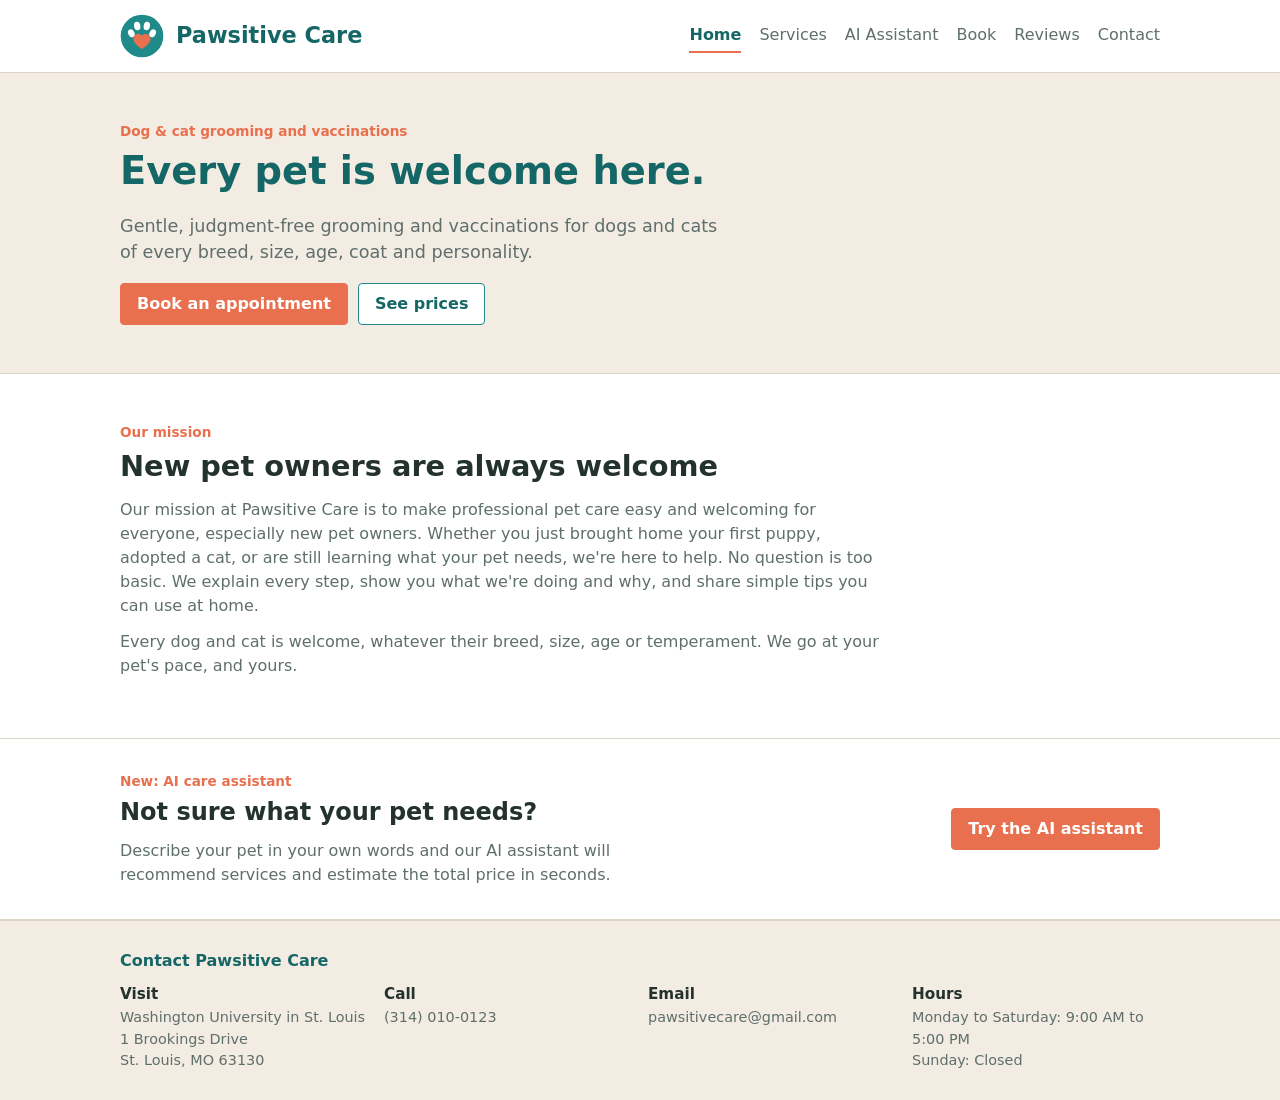
<file: index.html>
<!DOCTYPE html>
<html lang="en">
<head>
  <meta charset="UTF-8">
  <meta name="viewport" content="width=device-width, initial-scale=1.0">
  <title>Pawsitive Care | Grooming &amp; Vaccinations for Every Dog &amp; Cat</title>
  <meta name="description" content="Pawsitive Care offers gentle, welcoming grooming and vaccinations for dogs and cats, with extra support for new pet owners.">
  <link rel="icon" href="images/logo.svg" type="image/svg+xml">
  <link rel="stylesheet" href="css/styles.css">
</head>
<body>

  <header class="site-header">
    <div class="container header-inner">
      <a href="index.html" class="brand">
        <img src="images/logo.svg" alt="" class="logo" width="44" height="44">
        <span class="company-name">Pawsitive Care</span>
      </a>
      <nav class="site-nav" aria-label="Main">
        <a href="index.html" aria-current="page">Home</a>
        <a href="services.html">Services</a>
        <a href="assistant.html">AI Assistant</a>
        <a href="book.html">Book</a>
        <a href="reviews.html">Reviews</a>
        <a href="contact.html">Contact</a>
      </nav>
    </div>
  </header>

  <main>
    <section class="hero">
      <div class="container hero-inner">
        <div class="hero-text">
          <p class="eyebrow">Dog &amp; cat grooming and vaccinations</p>
          <h1>Every pet is welcome here.</h1>
          <p class="lead">Gentle, judgment-free grooming and vaccinations for dogs and cats of every breed, size, age, coat and personality.</p>
          <div class="hero-actions">
            <a href="book.html" class="btn">Book an appointment</a>
            <a href="services.html" class="btn btn-ghost">See prices</a>
          </div>
        </div>
      </div>
    </section>

    <!-- Mission -->
    <section class="mission" id="mission">
      <div class="container">
        <p class="eyebrow">Our mission</p>
        <h2>New pet owners are always welcome</h2>
        <p class="mission-statement">
          Our mission at Pawsitive Care is to make professional pet care easy and welcoming for everyone,
          especially new pet owners. Whether you just brought home your first puppy, adopted a cat, or are
          still learning what your pet needs, we're here to help. No question is too basic. We explain every
          step, show you what we're doing and why, and share simple tips you can use at home.
        </p>
        <p class="mission-statement">
          Every dog and cat is welcome, whatever their breed, size, age or temperament. We go at your pet's
          pace, and yours.
        </p>
      </div>
    </section>

    <!-- Assistant teaser -->
    <section class="teaser">
      <div class="container teaser-inner">
        <div>
          <p class="eyebrow">New: AI care assistant</p>
          <h2>Not sure what your pet needs?</h2>
          <p class="muted">Describe your pet in your own words and our AI assistant will recommend services and estimate the total price in seconds.</p>
        </div>
        <a href="assistant.html" class="btn">Try the AI assistant</a>
      </div>
    </section>

  </main>

  <footer class="site-footer" id="contact-info">
    <div class="container">
      <p class="footer-title">Contact Pawsitive Care</p>
      <div class="contact-grid">
        <div>
          <h2>Visit</h2>
          <p>Washington University in St. Louis<br>1 Brookings Drive<br>St. Louis, MO 63130</p>
        </div>
        <div>
          <h2>Call</h2>
          <p>(314) 010-0123</p>
        </div>
        <div>
          <h2>Email</h2>
          <p>pawsitivecare@gmail.com</p>
        </div>
        <div>
          <h2>Hours</h2>
          <p>Monday to Saturday: 9:00 AM to 5:00 PM<br>Sunday: Closed</p>
        </div>
      </div>
    </div>
  </footer>

</body>
</html>
</file>
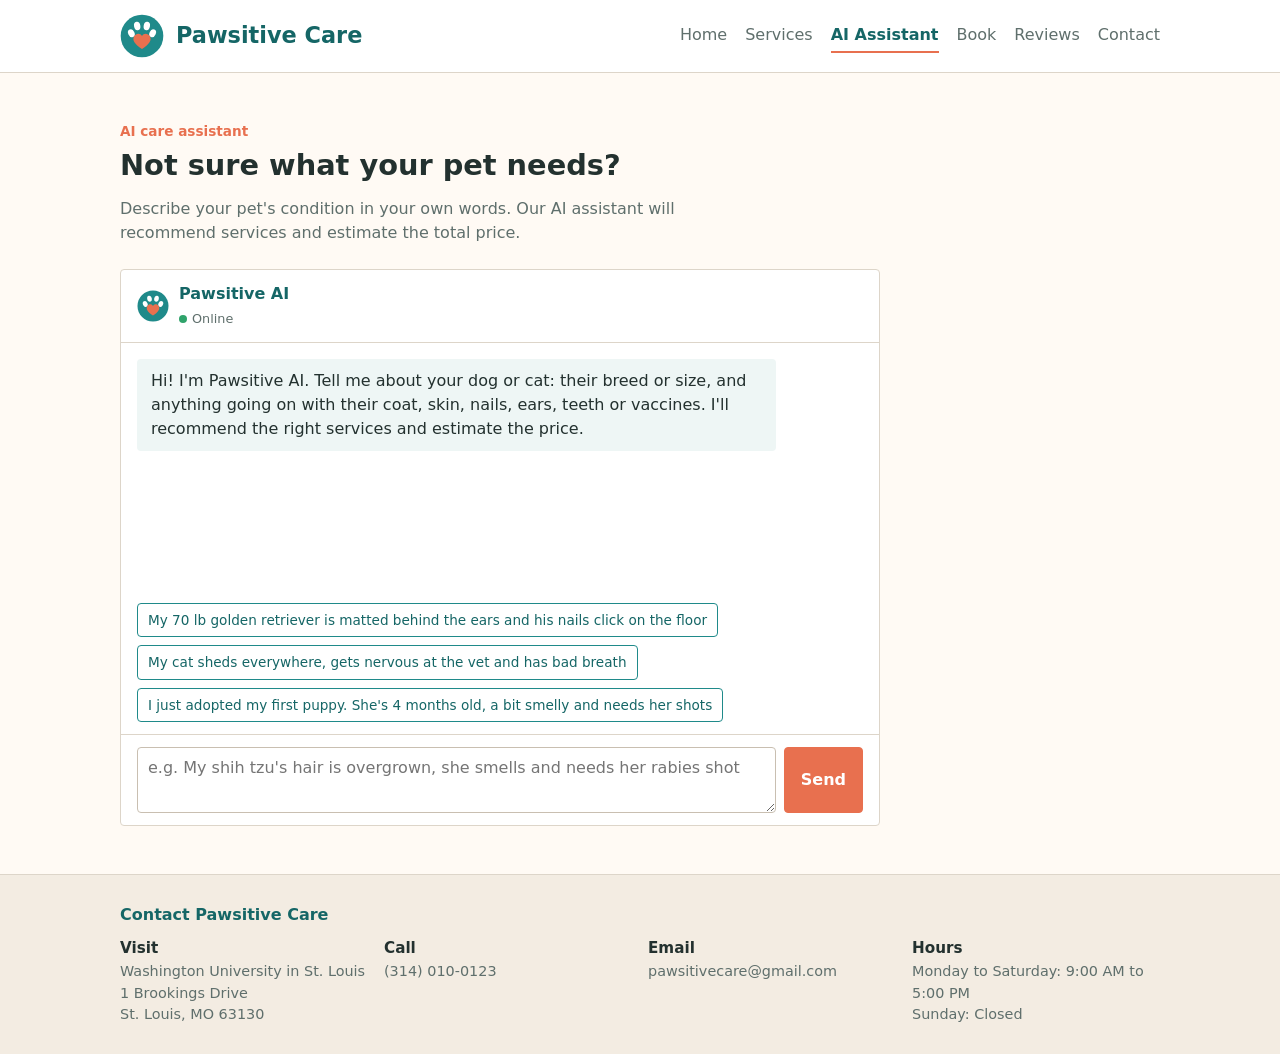
<file: assistant.html>
<!DOCTYPE html>
<html lang="en">
<head>
  <meta charset="UTF-8">
  <meta name="viewport" content="width=device-width, initial-scale=1.0">
  <title>AI Assistant | Pawsitive Care</title>
  <meta name="description" content="Pawsitive Care offers gentle, welcoming grooming and vaccinations for dogs and cats, with extra support for new pet owners.">
  <link rel="icon" href="images/logo.svg" type="image/svg+xml">
  <link rel="stylesheet" href="css/styles.css">
</head>
<body>

  <header class="site-header">
    <div class="container header-inner">
      <a href="index.html" class="brand">
        <img src="images/logo.svg" alt="" class="logo" width="44" height="44">
        <span class="company-name">Pawsitive Care</span>
      </a>
      <nav class="site-nav" aria-label="Main">
        <a href="index.html">Home</a>
        <a href="services.html">Services</a>
        <a href="assistant.html" aria-current="page">AI Assistant</a>
        <a href="book.html">Book</a>
        <a href="reviews.html">Reviews</a>
        <a href="contact.html">Contact</a>
      </nav>
    </div>
  </header>

  <main>
    <section class="assistant">
      <div class="container">
        <p class="eyebrow">AI care assistant</p>
        <h1>Not sure what your pet needs?</h1>
        <p class="section-sub">Describe your pet's condition in your own words. Our AI assistant will recommend services and estimate the total price.</p>

        <div class="chat">
          <div class="chat-header">
            <img src="images/logo.svg" alt="" width="32" height="32">
            <div>
              <strong>Pawsitive AI</strong>
              <span class="chat-online">Online</span>
            </div>
          </div>
          <div class="chat-log" id="chat-log" aria-live="polite">
            <div class="msg bot">
              <p>Hi! I'm Pawsitive AI. Tell me about your dog or cat: their breed or size, and anything going on with their coat, skin, nails, ears, teeth or vaccines. I'll recommend the right services and estimate the price.</p>
            </div>
          </div>
          <div class="chips" id="chips">
            <button type="button" class="chip">My 70 lb golden retriever is matted behind the ears and his nails click on the floor</button>
            <button type="button" class="chip">My cat sheds everywhere, gets nervous at the vet and has bad breath</button>
            <button type="button" class="chip">I just adopted my first puppy. She's 4 months old, a bit smelly and needs her shots</button>
          </div>
          <form class="chat-form" id="assistant-form">
            <label for="assistant-input" class="visually-hidden">Describe your pet</label>
            <textarea id="assistant-input" rows="2" maxlength="1000" required
              placeholder="e.g. My shih tzu's hair is overgrown, she smells and needs her rabies shot"></textarea>
            <button type="submit" class="btn">Send</button>
          </form>
        </div>
      </div>
    </section>
  </main>

  <footer class="site-footer" id="contact-info">
    <div class="container">
      <p class="footer-title">Contact Pawsitive Care</p>
      <div class="contact-grid">
        <div>
          <h2>Visit</h2>
          <p>Washington University in St. Louis<br>1 Brookings Drive<br>St. Louis, MO 63130</p>
        </div>
        <div>
          <h2>Call</h2>
          <p>(314) 010-0123</p>
        </div>
        <div>
          <h2>Email</h2>
          <p>pawsitivecare@gmail.com</p>
        </div>
        <div>
          <h2>Hours</h2>
          <p>Monday to Saturday: 9:00 AM to 5:00 PM<br>Sunday: Closed</p>
        </div>
      </div>
    </div>
  </footer>

  <script src="js/assistant.js"></script>
</body>
</html>
</file>
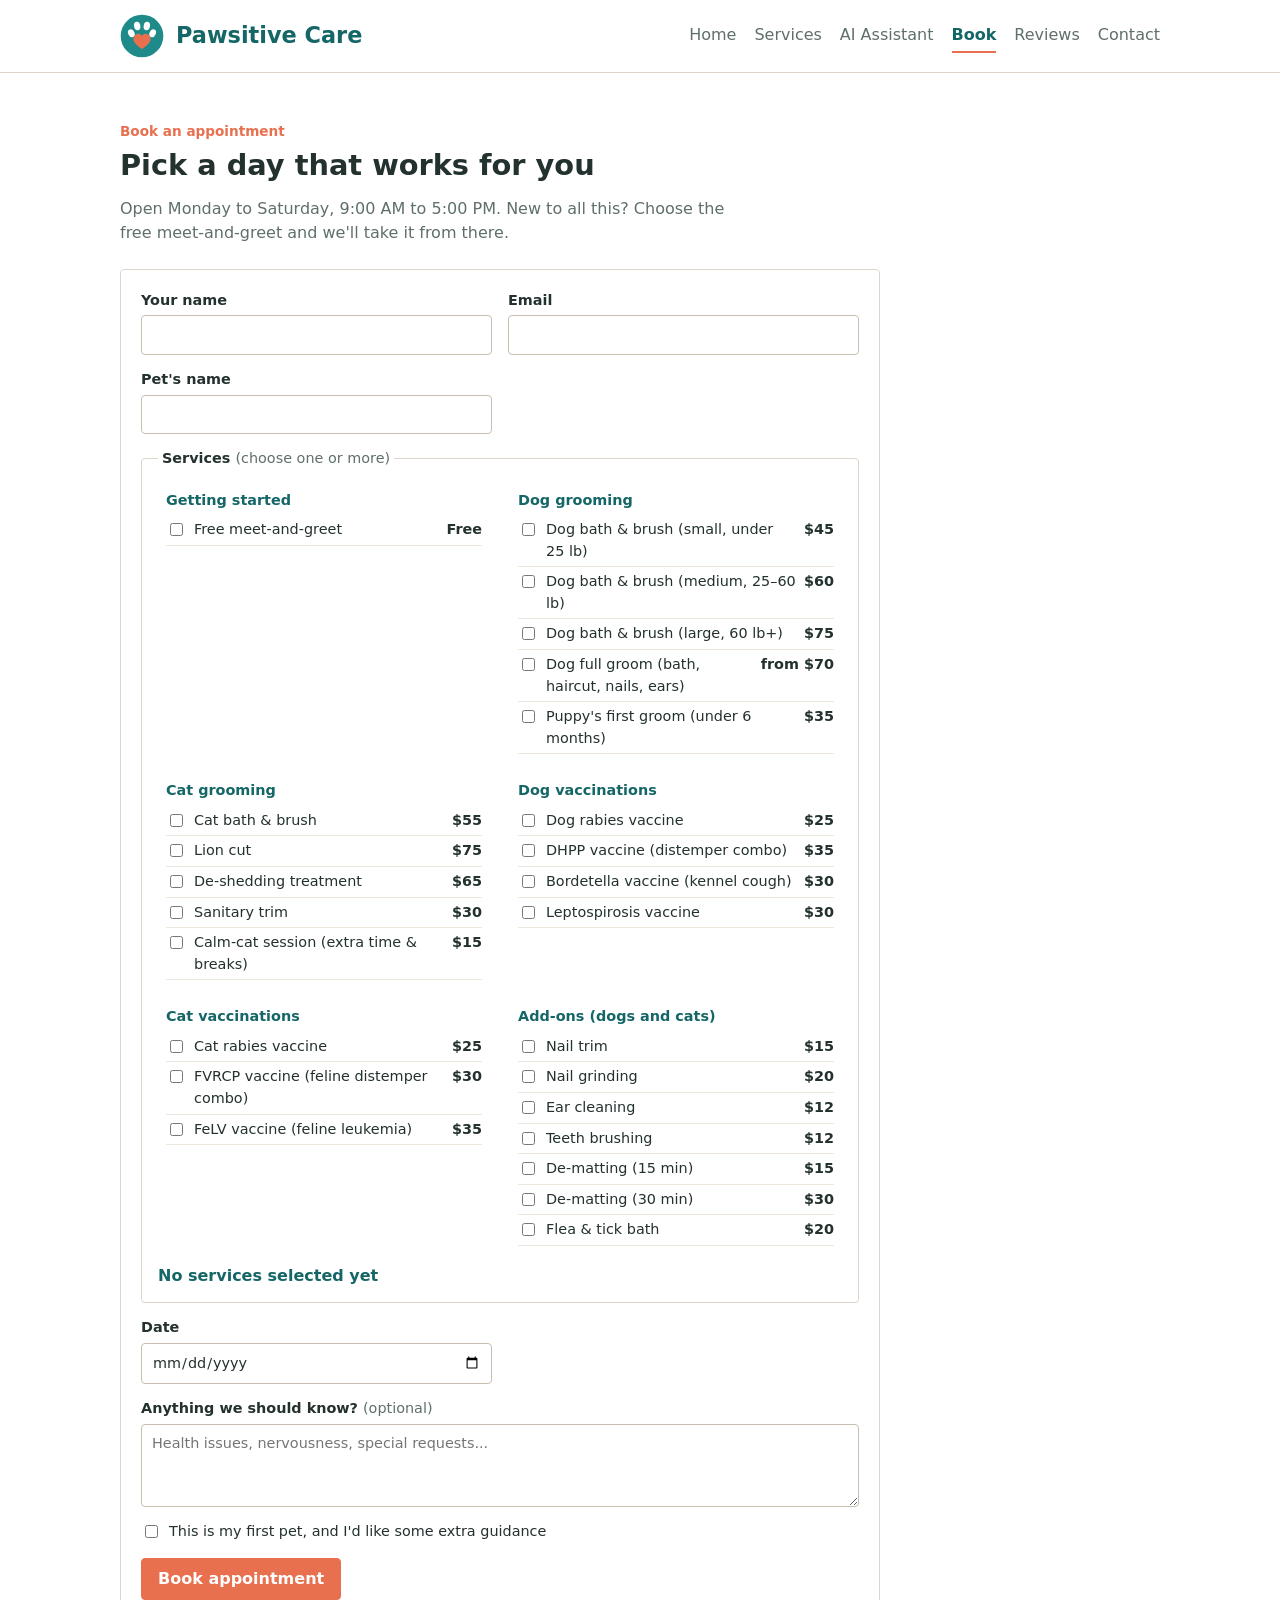
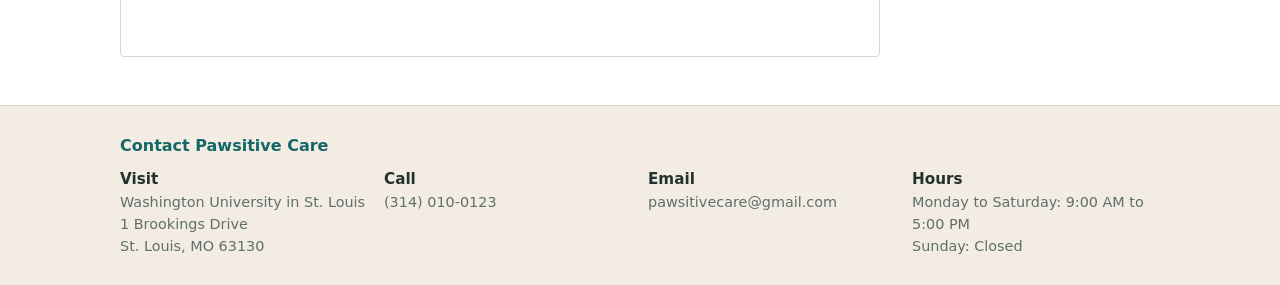
<file: book.html>
<!DOCTYPE html>
<html lang="en">
<head>
  <meta charset="UTF-8">
  <meta name="viewport" content="width=device-width, initial-scale=1.0">
  <title>Book an appointment | Pawsitive Care</title>
  <meta name="description" content="Pawsitive Care offers gentle, welcoming grooming and vaccinations for dogs and cats, with extra support for new pet owners.">
  <link rel="icon" href="images/logo.svg" type="image/svg+xml">
  <link rel="stylesheet" href="css/styles.css">
</head>
<body>

  <header class="site-header">
    <div class="container header-inner">
      <a href="index.html" class="brand">
        <img src="images/logo.svg" alt="" class="logo" width="44" height="44">
        <span class="company-name">Pawsitive Care</span>
      </a>
      <nav class="site-nav" aria-label="Main">
        <a href="index.html">Home</a>
        <a href="services.html">Services</a>
        <a href="assistant.html">AI Assistant</a>
        <a href="book.html" aria-current="page">Book</a>
        <a href="reviews.html">Reviews</a>
        <a href="contact.html">Contact</a>
      </nav>
    </div>
  </header>

  <main>
    <section class="booking" id="booking">
      <div class="container">
        <p class="eyebrow">Book an appointment</p>
        <h1>Pick a day that works for you</h1>
        <p class="section-sub">Open Monday to Saturday, 9:00 AM to 5:00 PM. New to all this? Choose the free meet-and-greet and we'll take it from there.</p>

        <form id="booking-form" class="form-card">
          <div class="form-grid">
            <label>Your name
              <input type="text" name="owner_name" maxlength="80" required autocomplete="name">
            </label>
            <label>Email
              <input type="email" name="email" maxlength="120" required autocomplete="email">
            </label>
            <label>Pet's name
              <input type="text" name="pet_name" maxlength="60" required>
            </label>
            <fieldset class="full service-picker" id="service-picker">
              <legend>Services <span class="optional">(choose one or more)</span></legend>
              <div class="service-groups">
                <div class="service-group" data-pet="" data-group="">
                  <h3>Getting started</h3>
                  <label class="service-option"><input type="checkbox" name="services" value="Free meet-and-greet" data-price="0"><span class="service-name">Free meet-and-greet</span><span class="price">Free</span></label>
                </div>
                <div class="service-group" data-pet="Dog" data-group="Dog grooming">
                  <h3>Dog grooming</h3>
                  <label class="service-option"><input type="checkbox" name="services" value="Dog bath &amp; brush (small, under 25 lb)" data-price="45"><span class="service-name">Dog bath &amp; brush (small, under 25 lb)</span><span class="price">$45</span></label>
                  <label class="service-option"><input type="checkbox" name="services" value="Dog bath &amp; brush (medium, 25–60 lb)" data-price="60"><span class="service-name">Dog bath &amp; brush (medium, 25–60 lb)</span><span class="price">$60</span></label>
                  <label class="service-option"><input type="checkbox" name="services" value="Dog bath &amp; brush (large, 60 lb+)" data-price="75"><span class="service-name">Dog bath &amp; brush (large, 60 lb+)</span><span class="price">$75</span></label>
                  <label class="service-option"><input type="checkbox" name="services" value="Dog full groom (bath, haircut, nails, ears)" data-price="70" data-from><span class="service-name">Dog full groom (bath, haircut, nails, ears)</span><span class="price">from $70</span></label>
                  <label class="service-option"><input type="checkbox" name="services" value="Puppy&#x27;s first groom (under 6 months)" data-price="35"><span class="service-name">Puppy&#x27;s first groom (under 6 months)</span><span class="price">$35</span></label>
                </div>
                <div class="service-group" data-pet="Cat" data-group="Cat grooming">
                  <h3>Cat grooming</h3>
                  <label class="service-option"><input type="checkbox" name="services" value="Cat bath &amp; brush" data-price="55"><span class="service-name">Cat bath &amp; brush</span><span class="price">$55</span></label>
                  <label class="service-option"><input type="checkbox" name="services" value="Lion cut" data-price="75"><span class="service-name">Lion cut</span><span class="price">$75</span></label>
                  <label class="service-option"><input type="checkbox" name="services" value="De-shedding treatment" data-price="65"><span class="service-name">De-shedding treatment</span><span class="price">$65</span></label>
                  <label class="service-option"><input type="checkbox" name="services" value="Sanitary trim" data-price="30"><span class="service-name">Sanitary trim</span><span class="price">$30</span></label>
                  <label class="service-option"><input type="checkbox" name="services" value="Calm-cat session (extra time &amp; breaks)" data-price="15"><span class="service-name">Calm-cat session (extra time &amp; breaks)</span><span class="price">$15</span></label>
                </div>
                <div class="service-group" data-pet="Dog" data-group="Vaccinations">
                  <h3>Dog vaccinations</h3>
                  <label class="service-option"><input type="checkbox" name="services" value="Dog rabies vaccine" data-price="25"><span class="service-name">Dog rabies vaccine</span><span class="price">$25</span></label>
                  <label class="service-option"><input type="checkbox" name="services" value="DHPP vaccine (distemper combo)" data-price="35"><span class="service-name">DHPP vaccine (distemper combo)</span><span class="price">$35</span></label>
                  <label class="service-option"><input type="checkbox" name="services" value="Bordetella vaccine (kennel cough)" data-price="30"><span class="service-name">Bordetella vaccine (kennel cough)</span><span class="price">$30</span></label>
                  <label class="service-option"><input type="checkbox" name="services" value="Leptospirosis vaccine" data-price="30"><span class="service-name">Leptospirosis vaccine</span><span class="price">$30</span></label>
                </div>
                <div class="service-group" data-pet="Cat" data-group="Vaccinations">
                  <h3>Cat vaccinations</h3>
                  <label class="service-option"><input type="checkbox" name="services" value="Cat rabies vaccine" data-price="25"><span class="service-name">Cat rabies vaccine</span><span class="price">$25</span></label>
                  <label class="service-option"><input type="checkbox" name="services" value="FVRCP vaccine (feline distemper combo)" data-price="30"><span class="service-name">FVRCP vaccine (feline distemper combo)</span><span class="price">$30</span></label>
                  <label class="service-option"><input type="checkbox" name="services" value="FeLV vaccine (feline leukemia)" data-price="35"><span class="service-name">FeLV vaccine (feline leukemia)</span><span class="price">$35</span></label>
                </div>
                <div class="service-group" data-pet="" data-group="Add-ons">
                  <h3>Add-ons (dogs and cats)</h3>
                  <label class="service-option"><input type="checkbox" name="services" value="Nail trim" data-price="15"><span class="service-name">Nail trim</span><span class="price">$15</span></label>
                  <label class="service-option"><input type="checkbox" name="services" value="Nail grinding" data-price="20"><span class="service-name">Nail grinding</span><span class="price">$20</span></label>
                  <label class="service-option"><input type="checkbox" name="services" value="Ear cleaning" data-price="12"><span class="service-name">Ear cleaning</span><span class="price">$12</span></label>
                  <label class="service-option"><input type="checkbox" name="services" value="Teeth brushing" data-price="12"><span class="service-name">Teeth brushing</span><span class="price">$12</span></label>
                  <label class="service-option"><input type="checkbox" name="services" value="De-matting (15 min)" data-price="15"><span class="service-name">De-matting (15 min)</span><span class="price">$15</span></label>
                  <label class="service-option"><input type="checkbox" name="services" value="De-matting (30 min)" data-price="30"><span class="service-name">De-matting (30 min)</span><span class="price">$30</span></label>
                  <label class="service-option"><input type="checkbox" name="services" value="Flea &amp; tick bath" data-price="20"><span class="service-name">Flea &amp; tick bath</span><span class="price">$20</span></label>
                </div>
              </div>
              <p class="selection-total" id="selection-total" aria-live="polite">No services selected yet</p>
            </fieldset>
            <label>Date
              <input type="date" name="date" required>
            </label>
            <label class="full"><span>Anything we should know? <span class="optional">(optional)</span></span>
              <textarea name="notes" rows="3" maxlength="500" placeholder="Health issues, nervousness, special requests..."></textarea>
            </label>
            <label class="full checkbox">
              <input type="checkbox" name="first_time_owner">
              This is my first pet, and I'd like some extra guidance
            </label>
          </div>
          <button type="submit" class="btn">Book appointment</button>
          <p class="form-status" id="booking-status" role="status"></p>
        </form>

        <div class="confirmation" id="booking-confirmation" hidden>
          <h3>You're booked!</h3>
          <p id="booking-summary"></p>
          <table class="estimate" id="booking-items">
            <tbody></tbody>
            <tfoot><tr><td>Total</td><td class="amount" id="booking-total"></td></tr></tfoot>
          </table>
          <p>Your reference number is <strong id="booking-reference"></strong>. Please keep it handy in case you need to change your appointment.</p>
          <button type="button" class="btn btn-ghost" id="book-another">Book another appointment</button>
        </div>
      </div>
    </section>
  </main>

  <footer class="site-footer" id="contact-info">
    <div class="container">
      <p class="footer-title">Contact Pawsitive Care</p>
      <div class="contact-grid">
        <div>
          <h2>Visit</h2>
          <p>Washington University in St. Louis<br>1 Brookings Drive<br>St. Louis, MO 63130</p>
        </div>
        <div>
          <h2>Call</h2>
          <p>(314) 010-0123</p>
        </div>
        <div>
          <h2>Email</h2>
          <p>pawsitivecare@gmail.com</p>
        </div>
        <div>
          <h2>Hours</h2>
          <p>Monday to Saturday: 9:00 AM to 5:00 PM<br>Sunday: Closed</p>
        </div>
      </div>
    </div>
  </footer>

  <script src="js/main.js"></script>
</body>
</html>
</file>
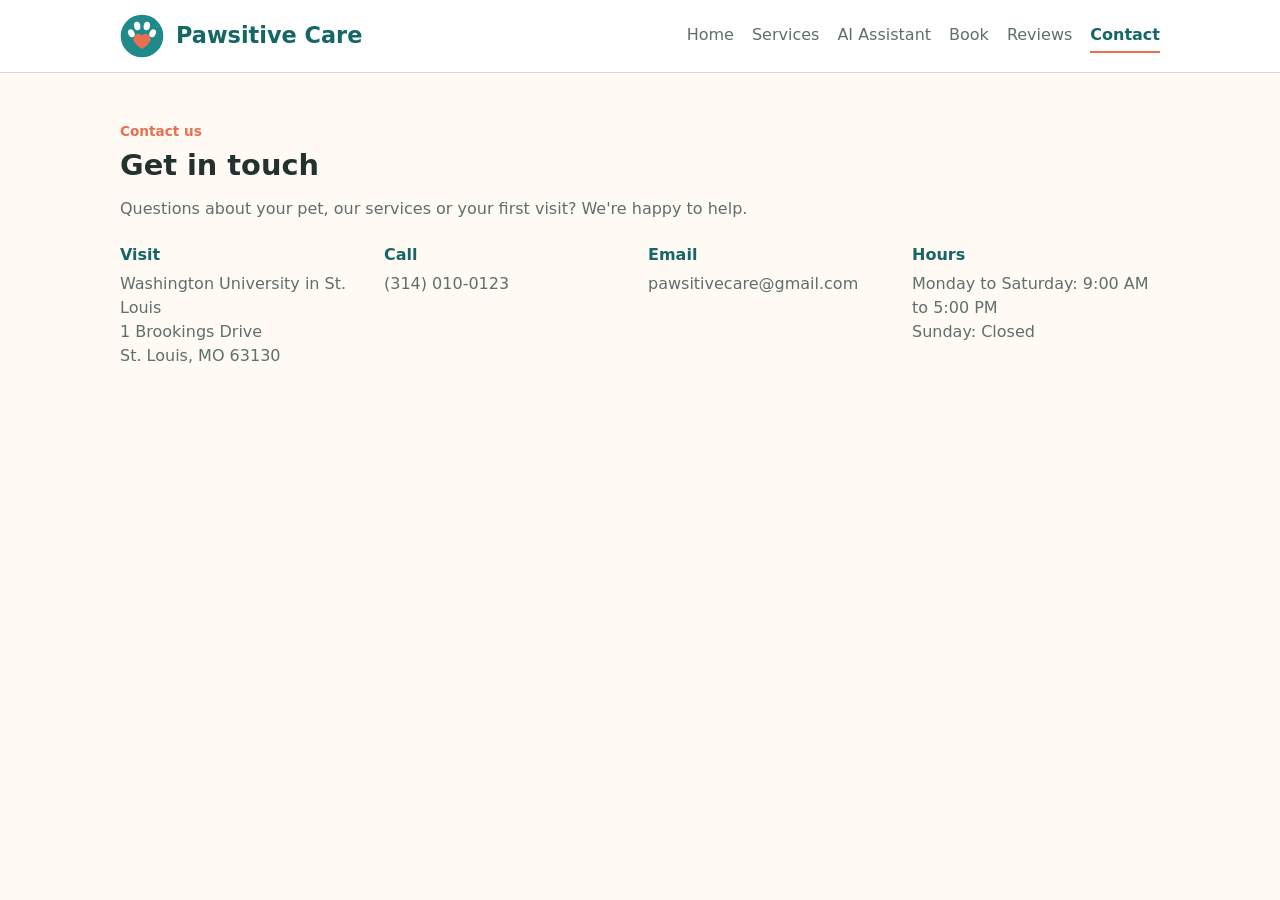
<file: contact.html>
<!DOCTYPE html>
<html lang="en">
<head>
  <meta charset="UTF-8">
  <meta name="viewport" content="width=device-width, initial-scale=1.0">
  <title>Contact us | Pawsitive Care</title>
  <meta name="description" content="Pawsitive Care offers gentle, welcoming grooming and vaccinations for dogs and cats, with extra support for new pet owners.">
  <link rel="icon" href="images/logo.svg" type="image/svg+xml">
  <link rel="stylesheet" href="css/styles.css">
</head>
<body>

  <header class="site-header">
    <div class="container header-inner">
      <a href="index.html" class="brand">
        <img src="images/logo.svg" alt="" class="logo" width="44" height="44">
        <span class="company-name">Pawsitive Care</span>
      </a>
      <nav class="site-nav" aria-label="Main">
        <a href="index.html">Home</a>
        <a href="services.html">Services</a>
        <a href="assistant.html">AI Assistant</a>
        <a href="book.html">Book</a>
        <a href="reviews.html">Reviews</a>
        <a href="contact.html" aria-current="page">Contact</a>
      </nav>
    </div>
  </header>

  <main>
    <section class="contact" id="contact">
      <div class="container">
        <p class="eyebrow">Contact us</p>
        <h1>Get in touch</h1>
        <p class="section-sub">Questions about your pet, our services or your first visit? We're happy to help.</p>
        <div class="contact-grid">
          <div>
            <h3>Visit</h3>
            <p>Washington University in St. Louis<br>1 Brookings Drive<br>St. Louis, MO 63130</p>
          </div>
          <div>
            <h3>Call</h3>
            <p>(314) 010-0123</p>
          </div>
          <div>
            <h3>Email</h3>
            <p>pawsitivecare@gmail.com</p>
          </div>
          <div>
            <h3>Hours</h3>
            <p>Monday to Saturday: 9:00 AM to 5:00 PM<br>Sunday: Closed</p>
          </div>
        </div>
      </div>
    </section>
  </main>

</body>
</html>
</file>
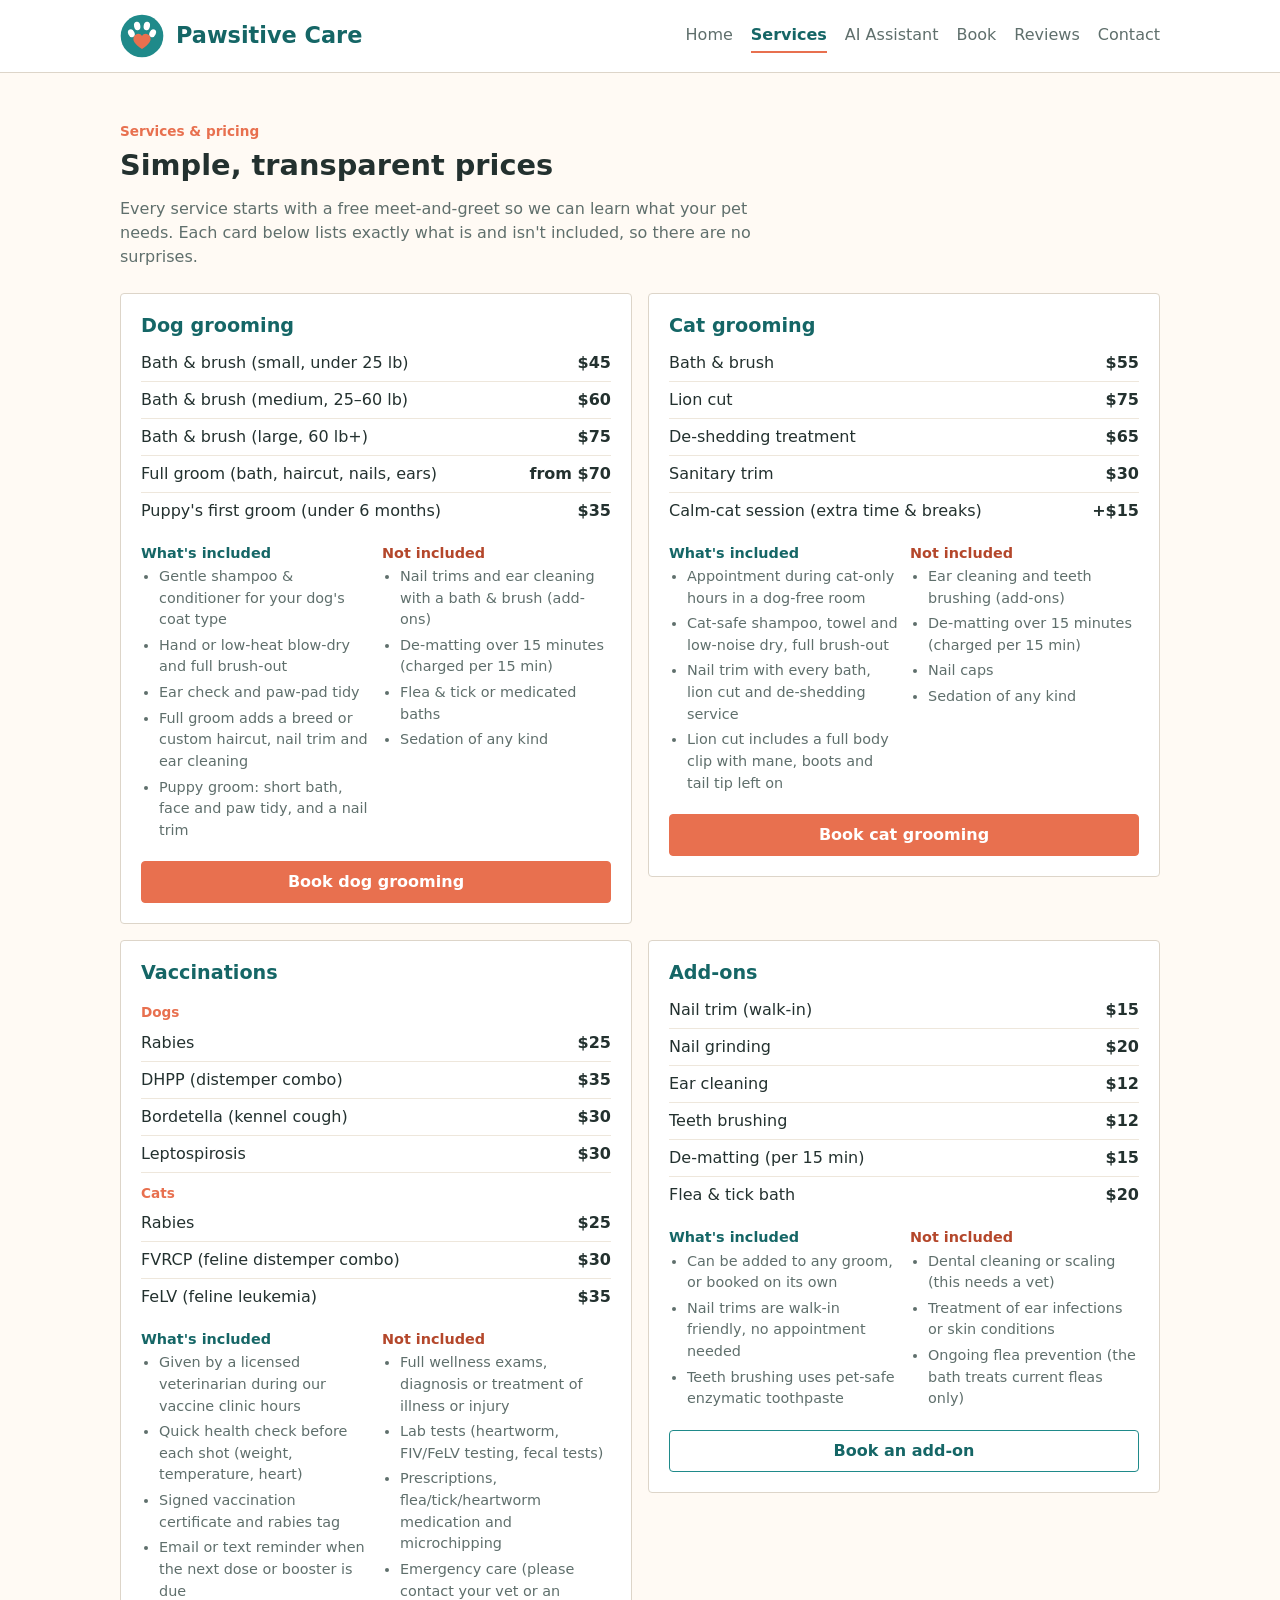
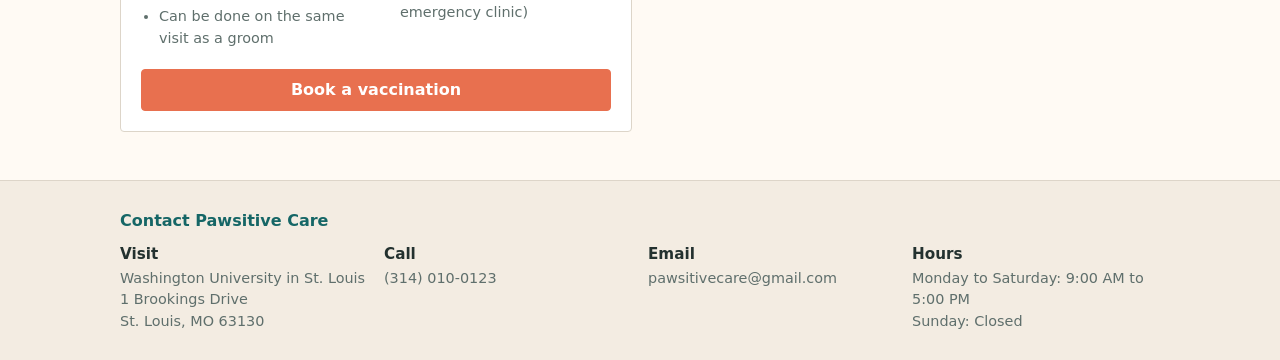
<file: services.html>
<!DOCTYPE html>
<html lang="en">
<head>
  <meta charset="UTF-8">
  <meta name="viewport" content="width=device-width, initial-scale=1.0">
  <title>Services &amp; pricing | Pawsitive Care</title>
  <meta name="description" content="Pawsitive Care offers gentle, welcoming grooming and vaccinations for dogs and cats, with extra support for new pet owners.">
  <link rel="icon" href="images/logo.svg" type="image/svg+xml">
  <link rel="stylesheet" href="css/styles.css">
</head>
<body>

  <header class="site-header">
    <div class="container header-inner">
      <a href="index.html" class="brand">
        <img src="images/logo.svg" alt="" class="logo" width="44" height="44">
        <span class="company-name">Pawsitive Care</span>
      </a>
      <nav class="site-nav" aria-label="Main">
        <a href="index.html">Home</a>
        <a href="services.html" aria-current="page">Services</a>
        <a href="assistant.html">AI Assistant</a>
        <a href="book.html">Book</a>
        <a href="reviews.html">Reviews</a>
        <a href="contact.html">Contact</a>
      </nav>
    </div>
  </header>

  <main>
    <section class="services" id="services">
      <div class="container">
        <p class="eyebrow">Services &amp; pricing</p>
        <h1>Simple, transparent prices</h1>
        <p class="section-sub">Every service starts with a free meet-and-greet so we can learn what your pet needs. Each card below lists exactly what is and isn't included, so there are no surprises.</p>

        <div class="price-grid">
          <article class="price-card">
            <header>
              <h3>Dog grooming</h3>
            </header>
            <ul class="price-list">
              <li><span>Bath &amp; brush (small, under 25 lb)</span><span class="price">$45</span></li>
              <li><span>Bath &amp; brush (medium, 25–60 lb)</span><span class="price">$60</span></li>
              <li><span>Bath &amp; brush (large, 60 lb+)</span><span class="price">$75</span></li>
              <li><span>Full groom (bath, haircut, nails, ears)</span><span class="price">from $70</span></li>
              <li><span>Puppy's first groom (under 6 months)</span><span class="price">$35</span></li>
            </ul>
            <div class="coverage">
              <div class="coverage-block included">
                <h4>What's included</h4>
                <ul>
                  <li>Gentle shampoo &amp; conditioner for your dog's coat type</li>
                  <li>Hand or low-heat blow-dry and full brush-out</li>
                  <li>Ear check and paw-pad tidy</li>
                  <li>Full groom adds a breed or custom haircut, nail trim and ear cleaning</li>
                  <li>Puppy groom: short bath, face and paw tidy, and a nail trim</li>
                </ul>
              </div>
              <div class="coverage-block excluded">
                <h4>Not included</h4>
                <ul>
                  <li>Nail trims and ear cleaning with a bath &amp; brush (add-ons)</li>
                  <li>De-matting over 15 minutes (charged per 15 min)</li>
                  <li>Flea &amp; tick or medicated baths</li>
                  <li>Sedation of any kind</li>
                </ul>
              </div>
            </div>
            <a href="book.html?group=Dog+grooming" class="btn btn-block">Book dog grooming</a>
          </article>

          <article class="price-card">
            <header>
              <h3>Cat grooming</h3>
            </header>
            <ul class="price-list">
              <li><span>Bath &amp; brush</span><span class="price">$55</span></li>
              <li><span>Lion cut</span><span class="price">$75</span></li>
              <li><span>De-shedding treatment</span><span class="price">$65</span></li>
              <li><span>Sanitary trim</span><span class="price">$30</span></li>
              <li><span>Calm-cat session (extra time &amp; breaks)</span><span class="price">+$15</span></li>
            </ul>
            <div class="coverage">
              <div class="coverage-block included">
                <h4>What's included</h4>
                <ul>
                  <li>Appointment during cat-only hours in a dog-free room</li>
                  <li>Cat-safe shampoo, towel and low-noise dry, full brush-out</li>
                  <li>Nail trim with every bath, lion cut and de-shedding service</li>
                  <li>Lion cut includes a full body clip with mane, boots and tail tip left on</li>
                </ul>
              </div>
              <div class="coverage-block excluded">
                <h4>Not included</h4>
                <ul>
                  <li>Ear cleaning and teeth brushing (add-ons)</li>
                  <li>De-matting over 15 minutes (charged per 15 min)</li>
                  <li>Nail caps</li>
                  <li>Sedation of any kind</li>
                </ul>
              </div>
            </div>
            <a href="book.html?group=Cat+grooming" class="btn btn-block">Book cat grooming</a>
          </article>

          <article class="price-card">
            <header>
              <h3>Vaccinations</h3>
            </header>
            <ul class="price-list">
              <li class="price-group">Dogs</li>
              <li><span>Rabies</span><span class="price">$25</span></li>
              <li><span>DHPP (distemper combo)</span><span class="price">$35</span></li>
              <li><span>Bordetella (kennel cough)</span><span class="price">$30</span></li>
              <li><span>Leptospirosis</span><span class="price">$30</span></li>
              <li class="price-group">Cats</li>
              <li><span>Rabies</span><span class="price">$25</span></li>
              <li><span>FVRCP (feline distemper combo)</span><span class="price">$30</span></li>
              <li><span>FeLV (feline leukemia)</span><span class="price">$35</span></li>
            </ul>
            <div class="coverage">
              <div class="coverage-block included">
                <h4>What's included</h4>
                <ul>
                  <li>Given by a licensed veterinarian during our vaccine clinic hours</li>
                  <li>Quick health check before each shot (weight, temperature, heart)</li>
                  <li>Signed vaccination certificate and rabies tag</li>
                  <li>Email or text reminder when the next dose or booster is due</li>
                  <li>Can be done on the same visit as a groom</li>
                </ul>
              </div>
              <div class="coverage-block excluded">
                <h4>Not included</h4>
                <ul>
                  <li>Full wellness exams, diagnosis or treatment of illness or injury</li>
                  <li>Lab tests (heartworm, FIV/FeLV testing, fecal tests)</li>
                  <li>Prescriptions, flea/tick/heartworm medication and microchipping</li>
                  <li>Emergency care (please contact your vet or an emergency clinic)</li>
                </ul>
              </div>
            </div>
            <a href="book.html?group=Vaccinations" class="btn btn-block">Book a vaccination</a>
          </article>

          <article class="price-card">
            <header>
              <h3>Add-ons</h3>
            </header>
            <ul class="price-list">
              <li><span>Nail trim (walk-in)</span><span class="price">$15</span></li>
              <li><span>Nail grinding</span><span class="price">$20</span></li>
              <li><span>Ear cleaning</span><span class="price">$12</span></li>
              <li><span>Teeth brushing</span><span class="price">$12</span></li>
              <li><span>De-matting (per 15 min)</span><span class="price">$15</span></li>
              <li><span>Flea &amp; tick bath</span><span class="price">$20</span></li>
            </ul>
            <div class="coverage">
              <div class="coverage-block included">
                <h4>What's included</h4>
                <ul>
                  <li>Can be added to any groom, or booked on its own</li>
                  <li>Nail trims are walk-in friendly, no appointment needed</li>
                  <li>Teeth brushing uses pet-safe enzymatic toothpaste</li>
                </ul>
              </div>
              <div class="coverage-block excluded">
                <h4>Not included</h4>
                <ul>
                  <li>Dental cleaning or scaling (this needs a vet)</li>
                  <li>Treatment of ear infections or skin conditions</li>
                  <li>Ongoing flea prevention (the bath treats current fleas only)</li>
                </ul>
              </div>
            </div>
            <a href="book.html?group=Add-ons" class="btn btn-block btn-ghost">Book an add-on</a>
          </article>
        </div>
      </div>
    </section>
  </main>

  <footer class="site-footer" id="contact-info">
    <div class="container">
      <p class="footer-title">Contact Pawsitive Care</p>
      <div class="contact-grid">
        <div>
          <h2>Visit</h2>
          <p>Washington University in St. Louis<br>1 Brookings Drive<br>St. Louis, MO 63130</p>
        </div>
        <div>
          <h2>Call</h2>
          <p>(314) 010-0123</p>
        </div>
        <div>
          <h2>Email</h2>
          <p>pawsitivecare@gmail.com</p>
        </div>
        <div>
          <h2>Hours</h2>
          <p>Monday to Saturday: 9:00 AM to 5:00 PM<br>Sunday: Closed</p>
        </div>
      </div>
    </div>
  </footer>

</body>
</html>
</file>
<file: css/styles.css>
:root {
  --teal: #1f8a8a;
  --teal-dark: #156666;
  --coral: #e8704f;
  --cream: #fffaf4;
  --sand: #f3ece2;
  --ink: #23312f;
  --muted: #5f6f6c;
  --white: #ffffff;
  --line: #ddd5c9;
}

* { box-sizing: border-box; }
[hidden] { display: none !important; }

body {
  margin: 0;
  font-family: system-ui, -apple-system, "Segoe UI", Roboto, "Helvetica Neue", Arial, sans-serif;
  color: var(--ink);
  background: var(--cream);
  line-height: 1.5;
}

h1, h2, h3, h4 { line-height: 1.2; margin: 0 0 0.5em; }
a { color: inherit; }

.container {
  width: min(1040px, 100% - 32px);
  margin-inline: auto;
}

.eyebrow {
  font-size: 0.85rem;
  font-weight: 700;
  color: var(--coral);
  margin: 0 0 0.4rem;
}

/* Buttons */
.btn {
  display: inline-block;
  background: var(--coral);
  color: var(--white);
  text-decoration: none;
  font-weight: 600;
  padding: 8px 16px;
  border-radius: 4px;
  border: 1px solid var(--coral);
}
.btn { font: inherit; font-weight: 600; cursor: pointer; }
.btn:disabled { opacity: 0.6; cursor: default; }
.btn-block { display: block; text-align: center; }
.btn-ghost { background: var(--white); color: var(--teal-dark); border-color: var(--teal); }

/* Header */
.site-header {
  background: var(--white);
  border-bottom: 1px solid var(--line);
  padding: 14px 0;
}
.header-inner {
  display: flex;
  align-items: center;
  justify-content: space-between;
  gap: 12px 24px;
  flex-wrap: wrap;
}
.brand { display: flex; align-items: center; gap: 12px; text-decoration: none; }
.site-nav { display: flex; flex-wrap: wrap; gap: 4px 18px; }
.site-nav a { text-decoration: none; color: var(--muted); font-weight: 500; padding: 4px 0; }
.site-nav a:hover { color: var(--teal-dark); }
.site-nav a[aria-current="page"] { color: var(--teal-dark); font-weight: 700; border-bottom: 2px solid var(--coral); }
.logo { display: block; width: 44px; height: 44px; }
.company-name { font-size: 1.4rem; font-weight: 700; color: var(--teal-dark); }

/* Hero */
.hero {
  background: var(--sand);
  padding: 48px 0;
  border-bottom: 1px solid var(--line);
}
.hero h1 { font-size: 2.4rem; color: var(--teal-dark); }
.lead { font-size: 1.1rem; color: var(--muted); max-width: 34em; }
.hero-actions { display: flex; gap: 10px; flex-wrap: wrap; margin-top: 16px; }

/* Home page boxes */
.teaser { padding: 32px 0; background: var(--white); border-bottom: 1px solid var(--line); }
.teaser h2 { font-size: 1.5rem; }
.teaser p.muted { margin: 0; max-width: 36em; }
.teaser-inner { display: flex; align-items: center; justify-content: space-between; gap: 16px 32px; flex-wrap: wrap; }

/* Mission */
.mission { padding: 48px 0; background: var(--white); border-bottom: 1px solid var(--line); }
.mission h2 { font-size: 1.8rem; }
.mission-statement {
  max-width: 760px;
  margin: 0 0 12px;
  color: var(--muted);
}

/* Services */
.services { padding: 48px 0; }
.services h1 { font-size: 1.8rem; }
.section-sub { color: var(--muted); margin: 0 0 24px; max-width: 40em; }
.price-grid {
  display: grid;
  grid-template-columns: repeat(2, 1fr);
  gap: 16px;
  align-items: start;
}
.price-card {
  background: var(--white);
  border: 1px solid var(--line);
  border-radius: 4px;
  padding: 20px;
}
.price-card header { display: flex; align-items: center; gap: 8px; margin-bottom: 8px; }
.price-card h3 { margin: 0; font-size: 1.2rem; color: var(--teal-dark); }
.price-list { list-style: none; margin: 0 0 16px; padding: 0; }
.price-list li {
  display: flex;
  justify-content: space-between;
  gap: 16px;
  padding: 6px 0;
  border-bottom: 1px solid #eee7dc;
}
.price-list li:last-child { border-bottom: 0; }
.price-list li.price-group {
  display: block;
  font-size: 0.85rem;
  font-weight: 700;
  color: var(--coral);
  padding: 10px 0 2px;
  border-bottom: 0;
}
.price { font-weight: 700; white-space: nowrap; }

/* What is / isn't included */
.coverage {
  display: grid;
  grid-template-columns: 1fr 1fr;
  gap: 12px;
  margin-bottom: 16px;
  font-size: 0.9rem;
}
.coverage-block h4 { font-size: 0.9rem; margin-bottom: 4px; }
.coverage-block ul { margin: 0; padding-left: 18px; color: var(--muted); }
.coverage-block li { margin-bottom: 4px; }
.included h4 { color: var(--teal-dark); }
.excluded h4 { color: #b4472b; }

/* Forms */
.booking, .reviews { padding: 48px 0; }
.booking { background: var(--white); }
.booking h1, .reviews h1, .contact h1, .assistant h1 { font-size: 1.8rem; }
.form-card {
  background: var(--white);
  border: 1px solid var(--line);
  border-radius: 4px;
  padding: 20px;
  max-width: 760px;
  margin-top: 16px;
}
.form-grid {
  display: grid;
  grid-template-columns: repeat(2, minmax(0, 1fr));
  gap: 14px 16px;
  margin-bottom: 16px;
}
.form-grid label { display: flex; flex-direction: column; gap: 4px; font-weight: 600; font-size: 0.9rem; }
.form-grid .full { grid-column: 1 / -1; }
.form-grid .checkbox { flex-direction: row; align-items: center; gap: 8px; font-weight: 400; }
.optional { font-weight: 400; color: var(--muted); }
input, select, textarea {
  font: inherit;
  font-weight: 400;
  padding: 8px 10px;
  border: 1px solid #c9bfb1;
  border-radius: 4px;
  background: var(--white);
  color: var(--ink);
  width: 100%;
  min-width: 0;
}
.checkbox input { width: auto; }
input:focus, select:focus, textarea:focus { outline: 2px solid var(--teal); outline-offset: 1px; }
.form-status { margin: 12px 0 0; min-height: 1.5em; color: var(--teal-dark); }
.form-status.error { color: #b4472b; }
.confirmation {
  max-width: 760px;
  border: 1px solid var(--teal);
  border-left-width: 4px;
  border-radius: 4px;
  background: #eef6f5;
  padding: 20px;
  margin-top: 16px;
}
.confirmation h3 { color: var(--teal-dark); }

/* Service checklist on the booking form */
.service-picker { border: 1px solid var(--line); border-radius: 4px; padding: 12px 16px 14px; margin: 0; min-width: 0; }
.service-picker legend { font-weight: 600; font-size: 0.9rem; padding: 0 4px; }
.service-groups { display: grid; grid-template-columns: repeat(2, minmax(0, 1fr)); gap: 12px 20px; }
.service-group { padding: 6px 8px; border-radius: 4px; }
.service-group.highlight { background: #eef6f5; outline: 1px solid var(--teal); }
.service-group h3 { font-size: 0.9rem; color: var(--teal-dark); margin: 4px 0 6px; }
.form-grid label.service-option {
  flex-direction: row;
  align-items: flex-start;
  gap: 8px;
  font-weight: 400;
  padding: 4px 0;
  border-bottom: 1px solid #eee7dc;
}
.service-option input { width: auto; margin-top: 4px; }
.service-option .service-name { flex: 1; }
.service-option .price { font-weight: 700; }
.selection-total { margin: 12px 0 0; font-weight: 700; color: var(--teal-dark); }
.confirmation .estimate { max-width: 520px; }

/* Reviews */
.review-list {
  display: grid;
  grid-template-columns: repeat(2, 1fr);
  gap: 16px;
  margin-top: 16px;
}
.review {
  background: var(--white);
  border: 1px solid var(--line);
  border-radius: 4px;
  padding: 16px;
}
.review p { margin: 0 0 8px; }
.review-rating { font-weight: 700; color: var(--coral); }
.review-author { color: var(--muted); font-size: 0.9rem; }
.muted { color: var(--muted); }

/* Contact */
.contact { padding: 48px 0; }
.contact-grid {
  display: grid;
  grid-template-columns: repeat(4, 1fr);
  gap: 16px;
}
.contact h3 { font-size: 1rem; color: var(--teal-dark); }
.contact-grid p { margin: 0; color: var(--muted); overflow-wrap: anywhere; }

/* AI assistant */
.assistant { padding: 48px 0; }
.chat {
  max-width: 760px;
  background: var(--white);
  border: 1px solid var(--line);
  border-radius: 4px;
}
.chat-header {
  display: flex;
  align-items: center;
  gap: 10px;
  padding: 12px 16px;
  border-bottom: 1px solid var(--line);
}
.chat-header strong { display: block; color: var(--teal-dark); }
.chat-online { font-size: 0.8rem; color: var(--muted); }
.chat-online::before {
  content: "";
  display: inline-block;
  width: 8px;
  height: 8px;
  margin-right: 5px;
  border-radius: 50%;
  background: #2fa36b;
}
.chat-log {
  display: flex;
  flex-direction: column;
  gap: 12px;
  padding: 16px;
  min-height: 260px;
  max-height: 560px;
  overflow-y: auto;
}
.msg {
  max-width: 88%;
  padding: 10px 14px;
  border-radius: 4px;
}
.msg p { margin: 0 0 8px; }
.msg p:last-child { margin-bottom: 0; }
.msg.bot { align-self: flex-start; background: #eef6f5; }
.msg.user { align-self: flex-end; background: var(--teal); color: var(--white); }
.msg .btn { margin-top: 10px; }
.msg .note { font-size: 0.9rem; color: var(--muted); }
.typing { display: flex; gap: 4px; padding: 14px; }
.dot {
  width: 7px;
  height: 7px;
  border-radius: 50%;
  background: var(--teal);
  animation: blink 1.2s infinite;
}
.dot:nth-child(2) { animation-delay: 0.2s; }
.dot:nth-child(3) { animation-delay: 0.4s; }
@keyframes blink { 0%, 80%, 100% { opacity: 0.25; } 40% { opacity: 1; } }
.estimate { width: 100%; border-collapse: collapse; margin: 8px 0; background: var(--white); }
.estimate td { padding: 8px 10px; border-bottom: 1px solid #eee7dc; vertical-align: top; }
.estimate .reason { display: block; font-size: 0.85rem; color: var(--muted); }
.estimate .amount { text-align: right; font-weight: 700; white-space: nowrap; }
.estimate tfoot td { font-weight: 700; border-bottom: 0; border-top: 2px solid var(--teal); }
.chips, .quick-replies { display: flex; flex-wrap: wrap; gap: 8px; padding: 0 16px 12px; }
.quick-replies { padding: 8px 0 0; }
.chip {
  font: inherit;
  font-size: 0.85rem;
  text-align: left;
  padding: 6px 10px;
  border: 1px solid var(--teal);
  border-radius: 4px;
  background: var(--white);
  color: var(--teal-dark);
  cursor: pointer;
}
.chat-form { display: flex; gap: 8px; padding: 12px 16px; border-top: 1px solid var(--line); }
.chat-form textarea { flex: 1; resize: vertical; }
.visually-hidden {
  position: absolute;
  width: 1px;
  height: 1px;
  overflow: hidden;
  clip: rect(0 0 0 0);
  white-space: nowrap;
}

/* Footer (contact info on every page) */
.site-footer { background: var(--sand); border-top: 1px solid var(--line); padding: 28px 0; }
.footer-title { font-weight: 700; color: var(--teal-dark); margin: 0 0 12px; }
.site-footer h2 { font-size: 0.95rem; color: var(--ink); margin-bottom: 4px; }
.site-footer .contact-grid p { font-size: 0.9rem; }

/* Responsive */
@media (max-width: 900px) {
  .price-grid { grid-template-columns: 1fr; }
  .coverage { grid-template-columns: 1fr; }
  .contact-grid { grid-template-columns: 1fr 1fr; }
}

@media (max-width: 560px) {
  .hero h1 { font-size: 2rem; }
  .form-grid, .review-list, .contact-grid, .service-groups { grid-template-columns: minmax(0, 1fr); }
  .msg { max-width: 100%; }
  .chat-form { flex-direction: column; }
}
</file>
